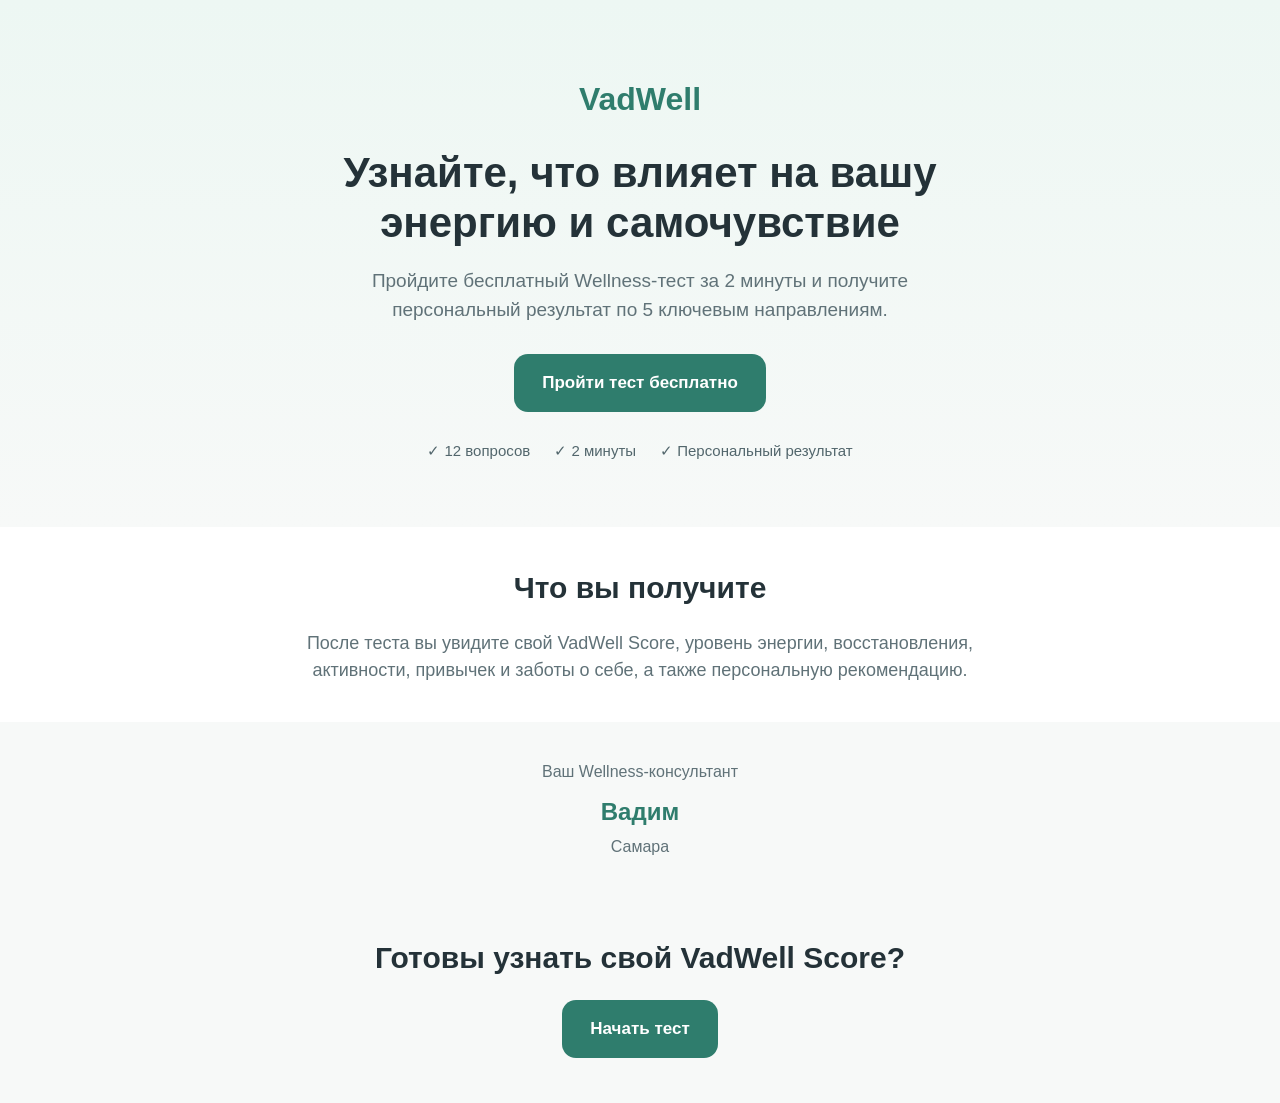
<file: index.html>
<!DOCTYPE html>
<html lang="ru">

<head>
  <meta charset="UTF-8">

  <meta name="viewport"
        content="width=device-width, initial-scale=1.0">

  <title>VadWell — Wellness Test</title>

  <link rel="stylesheet" href="css/style.css">
</head>

<body>

<header class="hero">

  <div class="container">

    <div class="logo">
      VadWell
    </div>

    <h1>
      Узнайте, что влияет на вашу энергию
      и самочувствие
    </h1>

    <p>
      Пройдите бесплатный Wellness-тест за 2 минуты
      и получите персональный результат
      по 5 ключевым направлениям.
    </p>

    <a href="test.html" class="button">
      Пройти тест бесплатно
    </a>

    <div class="advantages">

      <div>
        ✓ 12 вопросов
      </div>

      <div>
        ✓ 2 минуты
      </div>

      <div>
        ✓ Персональный результат
      </div>

    </div>

  </div>

</header>


<section class="about">

  <div class="container">

    <h2>
      Что вы получите
    </h2>

    <p>
      После теста вы увидите свой VadWell Score,
      уровень энергии, восстановления, активности,
      привычек и заботы о себе,
      а также персональную рекомендацию.
    </p>

  </div>

</section>


<section class="consultant">

  <div class="container">

    <p class="subtitle">
      Ваш Wellness-консультант
    </p>

    <h3 id="consultantName">
    </h3>

    <p id="consultantCity">
    </p>

  </div>

</section>


<section class="final">

  <div class="container">

    <h2>
      Готовы узнать свой VadWell Score?
    </h2>

    <a href="test.html" class="button">
      Начать тест
    </a>

  </div>

</section>


<script src="js/consultant-loader.js?v=5"></script>

<script>

const activeConsultant =
JSON.parse(
  localStorage.getItem("consultant")
);

if (activeConsultant) {

  document.getElementById(
    "consultantName"
  ).innerHTML =
  activeConsultant.name;

  document.getElementById(
    "consultantCity"
  ).innerHTML =
  activeConsultant.city;

}

 const sourceParams =
new URLSearchParams(window.location.search);

const source =
sourceParams.get("src");

if (source) {
    localStorage.setItem(
        "vadwellSource",
        source
    );
}
</script>
<script src="js/analytics.js"></script>

<script>
sendFunnelEvent("OPEN");
</script>
</body>

</html>
</file>
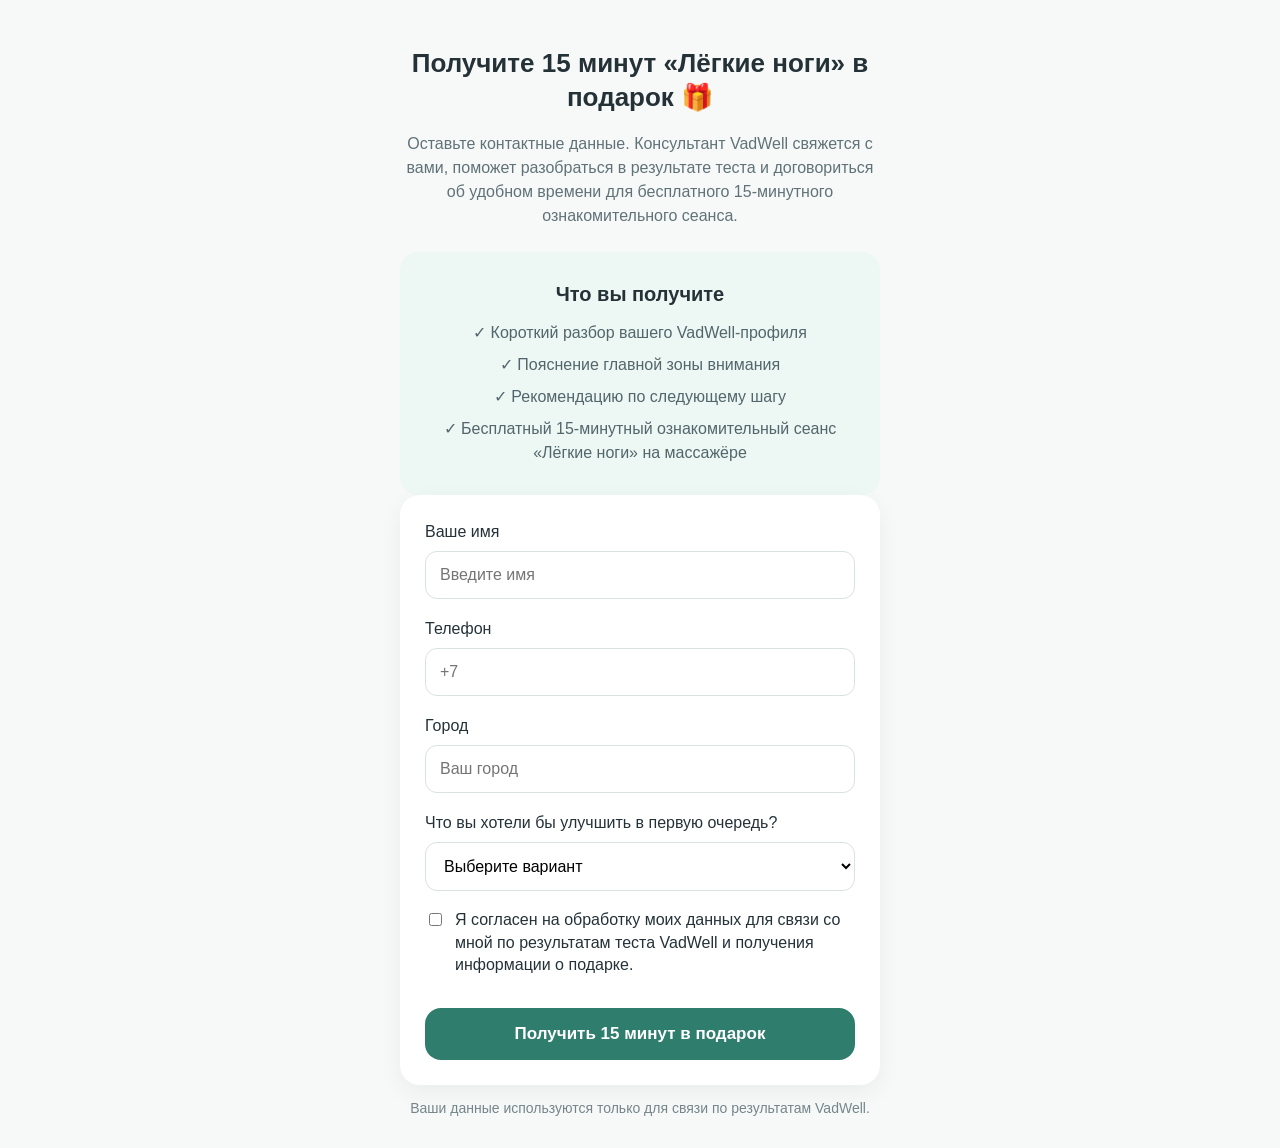
<file: contact.html>
<!DOCTYPE html>
<html lang="ru">

<head>
  <meta charset="UTF-8">
  <meta name="viewport" content="width=device-width, initial-scale=1.0">

  <title>15 минут «Лёгкие ноги» в подарок — VadWell</title>

  <link rel="stylesheet" href="css/style.css">
</head>

<body>

<div class="contact-container">

  <h1>
    Получите 15 минут «Лёгкие ноги» в подарок 🎁
  </h1>

  <p class="subtitle">
    Оставьте контактные данные.
    Консультант VadWell свяжется с вами,
    поможет разобраться в результате теста
    и договориться об удобном времени
    для бесплатного 15-минутного ознакомительного сеанса.
  </p>


  <div class="gift-box">

    <h3>
      Что вы получите
    </h3>

    <p>
      ✓ Короткий разбор вашего VadWell-профиля
    </p>

    <p>
      ✓ Пояснение главной зоны внимания
    </p>

    <p>
      ✓ Рекомендацию по следующему шагу
    </p>

    <p>
      ✓ Бесплатный 15-минутный ознакомительный
      сеанс «Лёгкие ноги» на массажёре
    </p>

  </div>


  <form id="contactForm">

    <div class="form-group">

      <label for="name">
        Ваше имя
      </label>

      <input
        type="text"
        id="name"
        placeholder="Введите имя"
        required>

    </div>


    <div class="form-group">

      <label for="phone">
        Телефон
      </label>

      <input
        type="tel"
        id="phone"
        placeholder="+7"
        required>

    </div>


    <div class="form-group">

      <label for="city">
        Город
      </label>

      <input
        type="text"
        id="city"
        placeholder="Ваш город">

    </div>


    <div class="form-group">

      <label for="goal">
        Что вы хотели бы улучшить в первую очередь?
      </label>

      <select id="goal" required>

        <option value="">
          Выберите вариант
        </option>

        <option value="Снизить вес">
          Снизить вес
        </option>

        <option value="Больше энергии">
          Больше энергии
        </option>

        <option value="Улучшить привычки питания">
          Улучшить привычки питания
        </option>

        <option value="Лучше восстанавливаться">
          Лучше восстанавливаться
        </option>

        <option value="Стать более активным">
          Стать более активным
        </option>

        <option value="Улучшить общее самочувствие">
          Улучшить общее самочувствие
        </option>

        <option value="Другое">
          Другое
        </option>

      </select>

    </div>


    <label class="checkbox">

      <input
        type="checkbox"
        id="agreement"
        required>

      <span>
        Я согласен на обработку моих данных
        для связи со мной по результатам теста VadWell
        и получения информации о подарке.
      </span>

    </label>


    <button
      class="primary-button"
      type="submit">

      Получить 15 минут в подарок

    </button>

  </form>


  <p class="gift-note">
    Ваши данные используются только для связи
    по результатам VadWell.
  </p>

</div>


<script src="js/consultant-loader.js?v=5"></script>
<script src="js/analytics.js"></script>  
<script src="js/contact.js?v=8"></script>

</body>

</html>
</file>
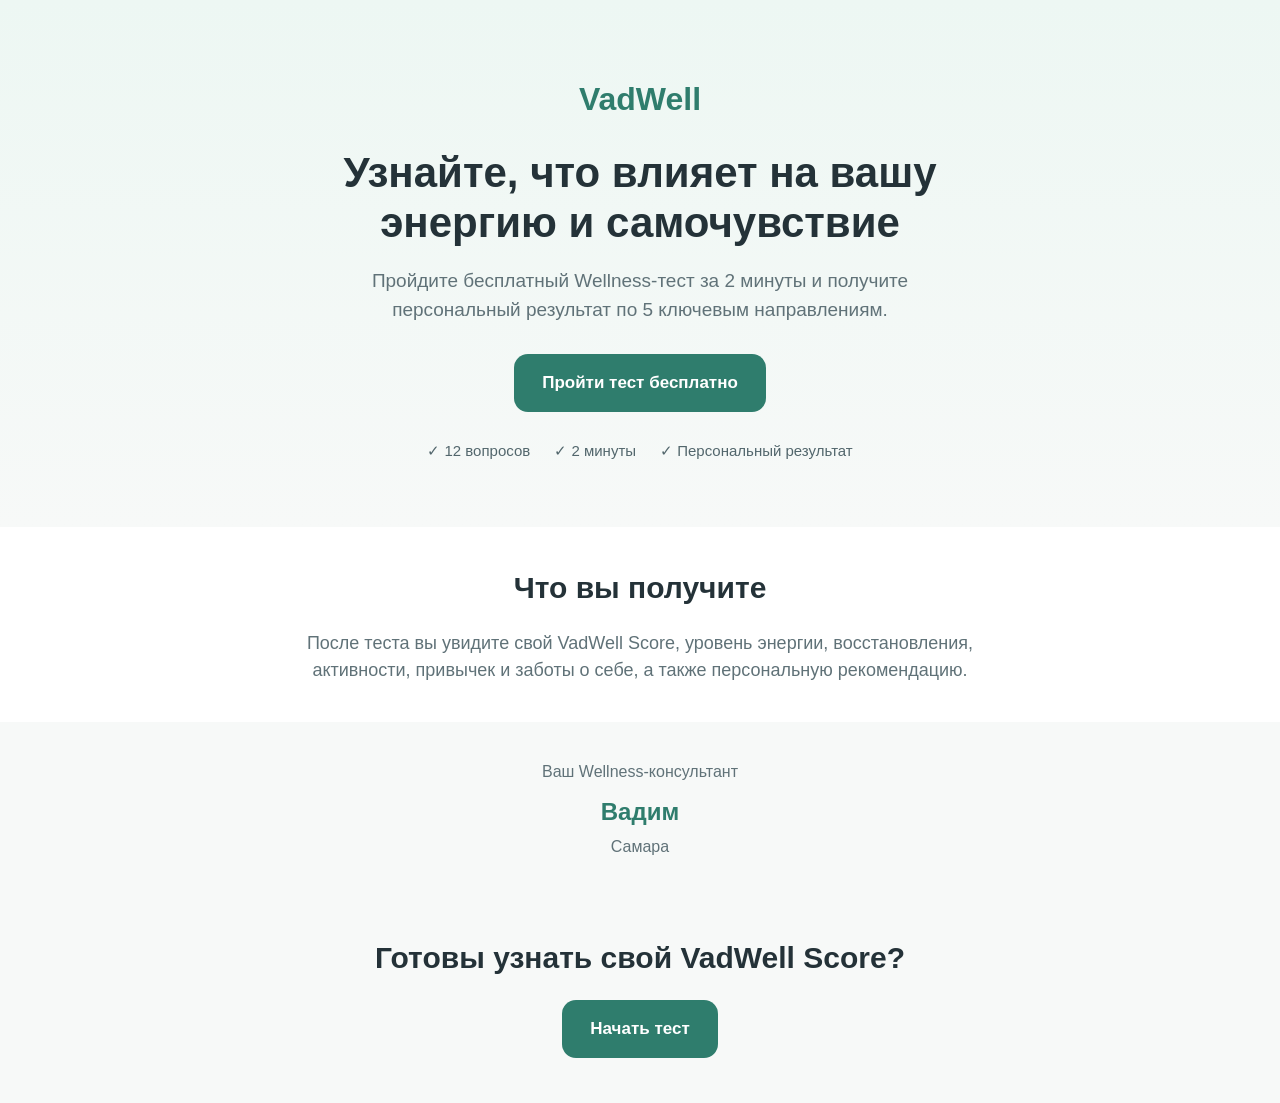
<file: result.html>
<!DOCTYPE html>
<html lang="ru">

<head>

<meta charset="UTF-8">

<meta name="viewport" content="width=device-width, initial-scale=1.0">

<title>Ваш результат VadWell</title>

<link rel="stylesheet" href="css/style.css">

</head>

<body>

<div class="result-container">

<h1>
Ваш персональный профиль VadWell готов 🌿
</h1>

<p class="subtitle">
Посмотрите свой VadWell Score, сильные стороны
и главную зону внимания.
</p>


<div class="score-card">

<div class="score-title">
VadWell Score
</div>

<div id="wellnessScore" class="score-number">
--
</div>

<div>
из 100
</div>

<p class="score-message" id="scoreMessage">
Ваш результат показывает ваш текущий уровень заботы о себе.
</p>

</div>


<h2>
Ваш профиль
</h2>

<div class="results-grid">

<div class="result-card">

⚡ Энергия

<strong id="energyScore">
--
</strong>

</div>


<div class="result-card">

🌿 Восстановление

<strong id="recoveryScore">
--
</strong>

</div>


<div class="result-card">

🚶 Активность

<strong id="activityScore">
--
</strong>

</div>


<div class="result-card">

💧 Привычки

<strong id="habitsScore">
--
</strong>

</div>


<div class="result-card">

❤️ Забота о себе

<strong id="selfCareScore">
--
</strong>

</div>

</div>


<div class="attention-card">

<h2>
Главная зона внимания
</h2>

<h3 id="mainZone">
--
</h3>

<p id="recommendationText">
--
</p>

</div>


<div class="light-legs-card">

<h2>
🌿 Ваш следующий шаг
</h2>

<h3 id="legsRecommendationTitle">
--
</h3>

<p id="legsRecommendationText">
--
</p>


<div class="gift-box">

<div class="gift-icon">
🎁
</div>

<h3>
15 минут «Лёгкие ноги» в подарок
</h3>

<p>
Вы прошли VadWell до конца — поэтому для вас
доступен бесплатный 15-минутный ознакомительный
сеанс «Лёгкие ноги» на массажёре.
</p>

<p>
Это возможность расслабиться, уделить время себе
и лично обсудить результаты вашего VadWell-профиля
с консультантом.
</p>


</div>

<button
class="primary-button"
onclick="goToContact()">

Получить 15 минут в подарок

</button>

<p class="gift-note">
Консультант VadWell поможет разобраться в вашем результате
и расскажет, как получить подарок.
</p>

</div>

</div>

</div>


<script src="js/consultant-loader.js?v=5"></script>

<script src="js/result.js"></script>

<script src="js/recommendation.js"></script>


<script>

function goToContact(){

window.location.href =
"contact.html";

}

</script>

</body>

</html>
</file>
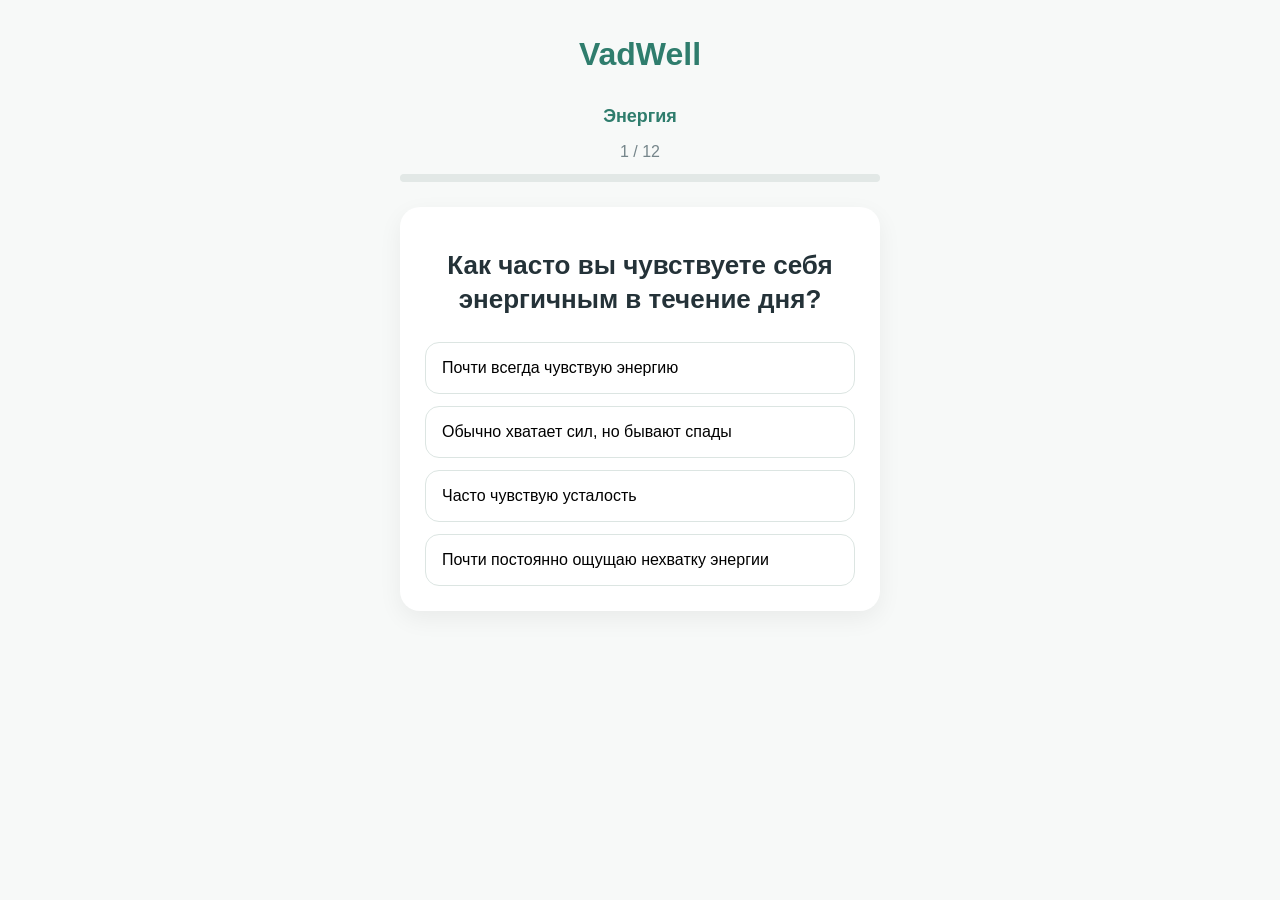
<file: test.html>
<!DOCTYPE html>
<html lang="ru">

<head>

<meta charset="UTF-8">

<meta name="viewport" content="width=device-width, initial-scale=1.0">

<title>VadWell Wellness Test</title>

<link rel="stylesheet" href="css/style.css">

</head>


<body>


<div class="test-container">


<div class="logo">

VadWell

</div>



<div class="progress-area">


<div class="category" id="category">

Энергия

</div>



<div class="question-number" id="questionNumber">

1 / 12

</div>


<div class="progress-line">

<div 
id="progressBar"
class="progress-fill">

</div>

</div>


</div>





<div class="question-card">


<h1 id="questionText">

Загрузка вопроса...

</h1>



<div 
id="answers"
class="answers-container">

</div>


</div>



</div>





<!-- Аналитика VadWell -->
<script src="js/analytics.js"></script>

<!-- Сначала загружаем вопросы -->
<script src="js/questions.js"></script>

<!-- Затем запускаем тест -->
<script src="js/test.js"></script>

<script>
sendFunnelEvent("START");
</script>



</body>

</html>
</file>
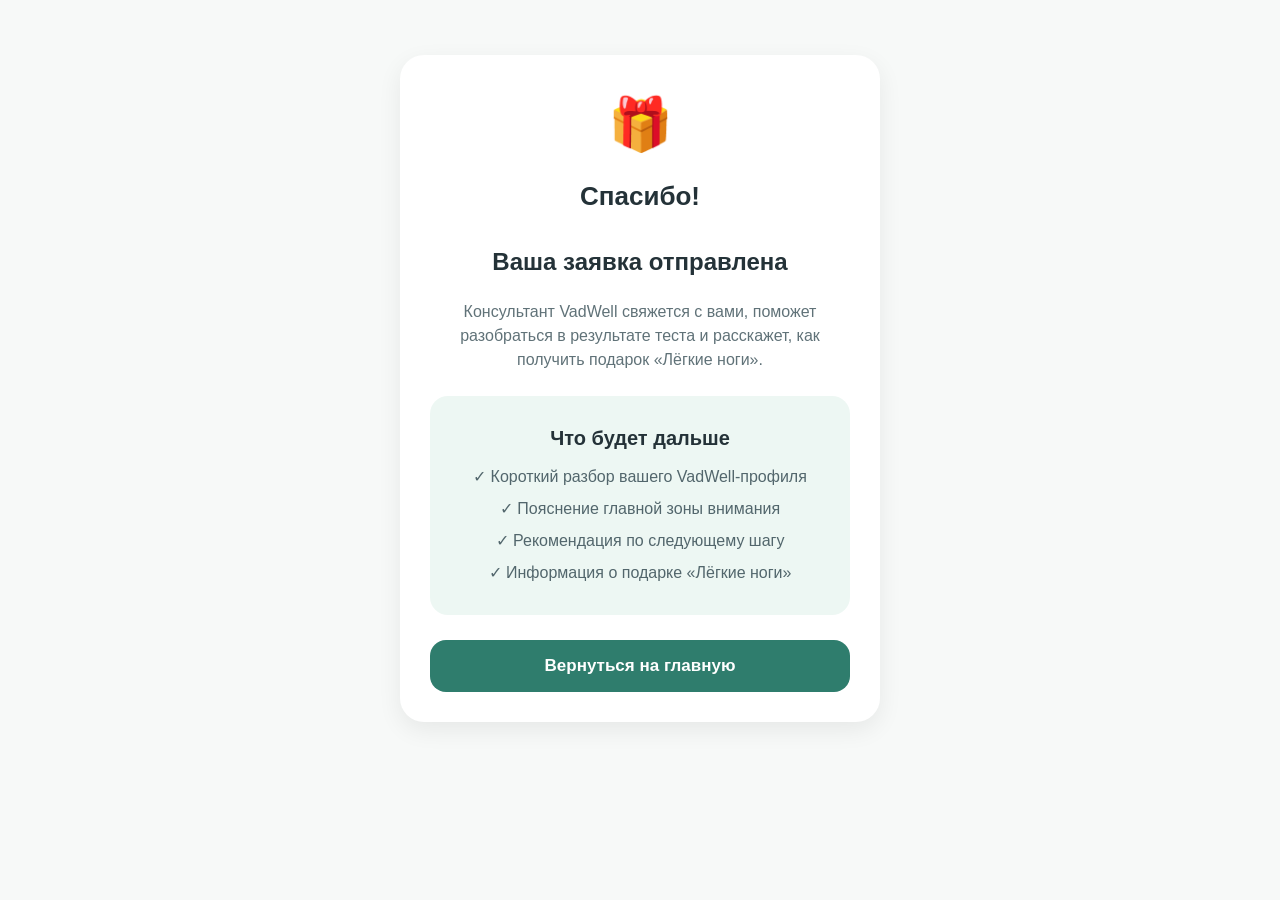
<file: thanks.html>
<!DOCTYPE html>
<html lang="ru">

<head>
  <meta charset="UTF-8">

  <meta name="viewport"
        content="width=device-width, initial-scale=1.0">

  <title>Спасибо — VadWell</title>

  <link rel="stylesheet" href="css/style.css">
</head>

<body>

<div class="result-container">

  <div class="score-card">

    <div style="font-size:52px; margin-bottom:15px;">
      🎁
    </div>

    <h1>
      Спасибо!
    </h1>

    <h2>
      Ваша заявка отправлена
    </h2>

    <p class="subtitle">
      Консультант VadWell свяжется с вами,
      поможет разобраться в результате теста
      и расскажет, как получить подарок
      «Лёгкие ноги».
    </p>

    <div class="gift-box">

      <h3>
        Что будет дальше
      </h3>

      <p>
        ✓ Короткий разбор вашего VadWell-профиля
      </p>

      <p>
        ✓ Пояснение главной зоны внимания
      </p>

      <p>
        ✓ Рекомендация по следующему шагу
      </p>

      <p>
        ✓ Информация о подарке «Лёгкие ноги»
      </p>

    </div>

    <button
      class="primary-button"
      onclick="window.location.href='index.html'">

      Вернуться на главную

    </button>

  </div>

</div>

</body>

</html>
</file>
<file: css/style.css>
/* VadWell 2.0 — Main Styles */

/* =========================
   БАЗОВЫЕ НАСТРОЙКИ
========================= */

* {
  box-sizing: border-box;
}

html {
  scroll-behavior: smooth;
}

body {
  margin: 0;
  font-family: Arial, Helvetica, sans-serif;
  background: #f7f9f8;
  color: #243238;
  line-height: 1.5;
}

a {
  color: inherit;
}


/* =========================
   ОБЩИЙ КОНТЕЙНЕР
========================= */

.container {
  width: 100%;
  max-width: 1080px;
  margin: 0 auto;
  padding: 0 24px;
}

.test-container,
.result-container,
.contact-container {
  max-width: 520px;
  margin: 0 auto;
  padding: 30px 20px;
}


/* =========================
   ЛОГОТИП
========================= */

.logo {
  text-align: center;
  font-size: 32px;
  font-weight: 700;
  margin-bottom: 25px;
  color: #2f7d6d;
}


/* =========================
   ЗАГОЛОВКИ
========================= */

h1 {
  font-size: 26px;
  line-height: 1.3;
  text-align: center;
}

h2 {
  margin-top: 30px;
}

.subtitle {
  text-align: center;
  color: #607278;
  line-height: 1.5;
}


/* =========================
   ГЛАВНАЯ СТРАНИЦА
========================= */

.hero {
  padding: 75px 0 65px;
  text-align: center;
  background:
    linear-gradient(
      180deg,
      #edf7f3 0%,
      #f7f9f8 100%
    );
}

.hero .container {
  max-width: 760px;
}

.hero h1 {
  margin: 0 auto 20px;
  font-size: 42px;
  line-height: 1.18;
}

.hero p {
  max-width: 650px;
  margin: 0 auto 30px;
  font-size: 19px;
  color: #607278;
}

.button {
  display: inline-block;
  padding: 16px 28px;
  border: none;
  border-radius: 14px;
  background: #2f7d6d;
  color: #ffffff;
  font-size: 17px;
  font-weight: 600;
  text-decoration: none;
  cursor: pointer;
  transition:
    transform .2s ease,
    background .2s ease;
}

.button:hover {
  background: #286b5e;
  transform: translateY(-1px);
}

.advantages {
  display: flex;
  justify-content: center;
  flex-wrap: wrap;
  gap: 24px;
  margin-top: 28px;
  color: #52666c;
  font-size: 15px;
}

.consultant,
.about,
.how,
.recommend,
.final {
  padding: 38px 0;
}

.consultant {
  text-align: center;
}

.consultant h2,
.about h2,
.how h2,
.recommend h2,
.final h2 {
  margin: 0 0 20px;
  text-align: center;
  font-size: 30px;
}

.consultant h3 {
  margin: 10px 0 5px;
  font-size: 24px;
  color: #2f7d6d;
}

.consultant p {
  margin: 0;
  color: #607278;
}

.about {
  background: #ffffff;
  text-align: center;
}

.about .container {
  max-width: 760px;
}

.about p {
  margin: 0;
  font-size: 18px;
  color: #607278;
}

.how {
  text-align: center;
}

.steps {
  display: grid;
  grid-template-columns: repeat(3, 1fr);
  gap: 18px;
  margin-top: 30px;
}

.steps > div {
  background: #ffffff;
  padding: 26px 18px;
  border-radius: 18px;
  font-size: 17px;
  box-shadow:
    0 6px 20px rgba(0, 0, 0, 0.05);
}

.recommend {
  background: #edf7f3;
  text-align: center;
}

.recommend p {
  max-width: 620px;
  margin: 0 auto 25px;
  color: #607278;
  font-size: 17px;
}

.final {
  text-align: center;
  padding-bottom: 45px;
}


/* =========================
   ПРОГРЕСС ТЕСТА
========================= */

.progress-area {
  margin-bottom: 25px;
}

.category {
  text-align: center;
  font-size: 18px;
  font-weight: 600;
  color: #2f7d6d;
}

.question-number {
  text-align: center;
  margin: 10px 0;
  color: #75858a;
}

.progress-line {
  width: 100%;
  height: 8px;
  background: #e2e8e6;
  border-radius: 20px;
  overflow: hidden;
}

.progress-fill {
  height: 100%;
  width: 0%;
  background: #2f7d6d;
  transition: width .3s ease;
}


/* =========================
   КАРТОЧКА ВОПРОСА
========================= */

.question-card {
  background: white;
  padding: 25px;
  border-radius: 20px;
  box-shadow:
    0 8px 25px rgba(0, 0, 0, 0.06);
}


/* =========================
   ОТВЕТЫ
========================= */

.answers-container {
  display: flex;
  flex-direction: column;
  gap: 12px;
  margin-top: 25px;
}

.answer-button {
  width: 100%;
  border: 1px solid #dce5e2;
  background: #ffffff;
  padding: 16px;
  border-radius: 14px;
  font-size: 16px;
  cursor: pointer;
  text-align: left;
  transition: .2s;
}

.answer-button:hover {
  background: #edf7f3;
  border-color: #2f7d6d;
}


/* =========================
   РЕЗУЛЬТАТ
========================= */

.score-card {
  background: white;
  padding: 30px;
  border-radius: 24px;
  text-align: center;
  margin: 25px 0;
  box-shadow:
    0 8px 25px rgba(0, 0, 0, 0.07);
}

.score-title {
  font-size: 18px;
}

.score-number {
  font-size: 64px;
  font-weight: 700;
  color: #2f7d6d;
}

.score-message {
  color: #607278;
  line-height: 1.5;
}


/* =========================
   КАРТОЧКИ РЕЗУЛЬТАТА
========================= */

.results-grid {
  display: grid;
  grid-template-columns: 1fr 1fr;
  gap: 15px;
}

.result-card {
  background: white;
  padding: 20px;
  border-radius: 18px;
  text-align: center;
  box-shadow:
    0 5px 15px rgba(0, 0, 0, 0.05);
}

.result-card strong {
  display: block;
  font-size: 24px;
  margin-top: 10px;
}


/* =========================
   РЕКОМЕНДАЦИИ
========================= */

.attention-card {
  background: #edf7f3;
  padding: 25px;
  border-radius: 20px;
  margin-top: 25px;
}

.light-legs-card {
  background: #ffffff;
  padding: 25px;
  border-radius: 20px;
  margin-top: 25px;
  box-shadow:
    0 8px 25px rgba(0, 0, 0, 0.06);
}

.attention-card h2,
.light-legs-card h2 {
  margin-top: 0;
}


/* =========================
   ОСНОВНАЯ КНОПКА
========================= */

.primary-button {
  width: 100%;
  margin-top: 25px;
  padding: 16px;
  border: none;
  border-radius: 16px;
  background: #2f7d6d;
  color: white;
  font-size: 17px;
  font-weight: 600;
  cursor: pointer;
  transition:
    background .2s ease,
    transform .2s ease;
}

.primary-button:hover {
  background: #286b5e;
  transform: translateY(-1px);
}


/* =========================
   ФОРМА
========================= */

form {
  background: white;
  padding: 25px;
  border-radius: 20px;
  box-shadow:
    0 8px 25px rgba(0, 0, 0, 0.05);
}

label {
  display: block;
  margin-top: 15px;
  margin-bottom: 6px;
}

input {
  width: 100%;
  padding: 14px;
  border-radius: 12px;
  border: 1px solid #d9e2df;
  font-size: 16px;
  font-family: inherit;
}

input:focus {
  outline: none;
  border-color: #2f7d6d;
}

.checkbox {
  display: flex;
  gap: 10px;
  align-items: flex-start;
  margin-top: 18px;
}

.checkbox input {
  width: auto;
  margin-top: 4px;
}


/* =========================
   МОБИЛЬНАЯ ВЕРСИЯ
========================= */
/* Подарок VadWell */

.gift-box {
  margin-top: 24px;
  padding: 22px;
  background: #edf7f3;
  border-radius: 18px;
  text-align: center;
}

.gift-icon {
  font-size: 36px;
  margin-bottom: 8px;
}

.gift-box h3 {
  margin: 5px 0 12px;
  font-size: 20px;
}

.gift-box p {
  margin: 8px 0;
  color: #52666c;
  line-height: 1.5;
}

.gift-note {
  margin: 14px 5px 0;
  text-align: center;
  font-size: 14px;
  color: #75858a;
  line-height: 1.4;
}
@media (max-width: 600px) {

  .container {
    padding: 0 20px;
  }

  .hero {
    padding: 50px 0 45px;
  }

  .hero h1 {
    font-size: 31px;
  }

  .hero p {
    font-size: 17px;
  }

  .advantages {
    flex-direction: column;
    gap: 8px;
  }

  .consultant,
  .about,
  .how,
  .recommend,
  .final {
    padding: 42px 0;
  }

  .consultant h2,
  .about h2,
  .how h2,
  .recommend h2,
  .final h2 {
    font-size: 25px;
  }

  .steps {
    grid-template-columns: 1fr;
  }

  .results-grid {
    grid-template-columns: 1fr;
  }

  h1 {
    font-size: 23px;
  }

}
select {
  width: 100%;
  padding: 14px;
  border-radius: 12px;
  border: 1px solid #d9e2df;
  font-size: 16px;
  font-family: inherit;
  background: #ffffff;
}

select:focus {
  outline: none;
  border-color: #2f7d6d;
}
.form-group {
  width: 100%;
  display: block;
  margin-bottom: 18px;
}

.form-group label {
  display: block;
  width: 100%;
  margin: 0 0 7px 0;
}

.form-group input,
.form-group select {
  display: block;
  width: 100%;
}

select {
  width: 100%;
  padding: 14px;
  border-radius: 12px;
  border: 1px solid #d9e2df;
  font-size: 16px;
  font-family: inherit;
  background: #ffffff;
}

.checkbox {
  display: flex;
  width: 100%;
  gap: 10px;
  align-items: flex-start;
  margin-top: 10px;
}

.checkbox input {
  width: auto;
  flex: 0 0 auto;
  margin-top: 4px;
}

.checkbox span {
  display: block;
  flex: 1;
  line-height: 1.4;
}
</file>
